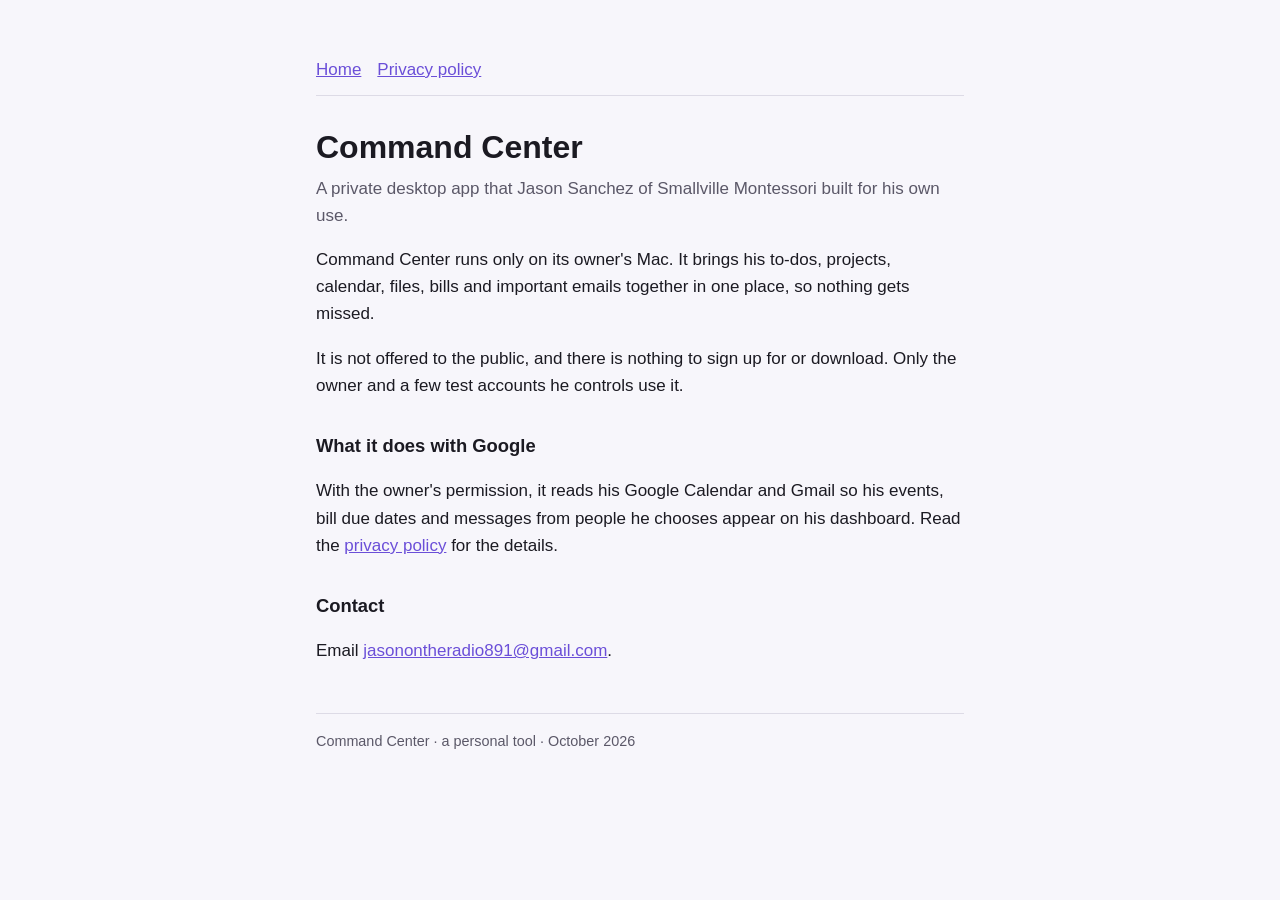
<file: index.html>
<!doctype html>
<html lang="en"><head><meta charset="utf-8"><meta name="viewport" content="width=device-width,initial-scale=1">
<title>Command Center</title><link rel="stylesheet" href="style.css"></head>
<body><main>
<nav><a href="./">Home</a><a href="privacy.html">Privacy policy</a></nav>
<h1>Command Center</h1>
<p class="lede">A private desktop app that Jason Sanchez of Smallville Montessori built for his own use.</p>
<p>Command Center runs only on its owner's Mac. It brings his to-dos, projects, calendar, files, bills and important emails together in one place, so nothing gets missed.</p>
<p>It is not offered to the public, and there is nothing to sign up for or download. Only the owner and a few test accounts he controls use it.</p>
<h2>What it does with Google</h2>
<p>With the owner's permission, it reads his Google Calendar and Gmail so his events, bill due dates and messages from people he chooses appear on his dashboard. Read the <a href="privacy.html">privacy policy</a> for the details.</p>
<h2>Contact</h2>
<p>Email <a href="mailto:jasonontheradio891@gmail.com">jasonontheradio891@gmail.com</a>.</p>
<footer>Command Center · a personal tool · October 2026</footer>
</main></body></html>
</file>
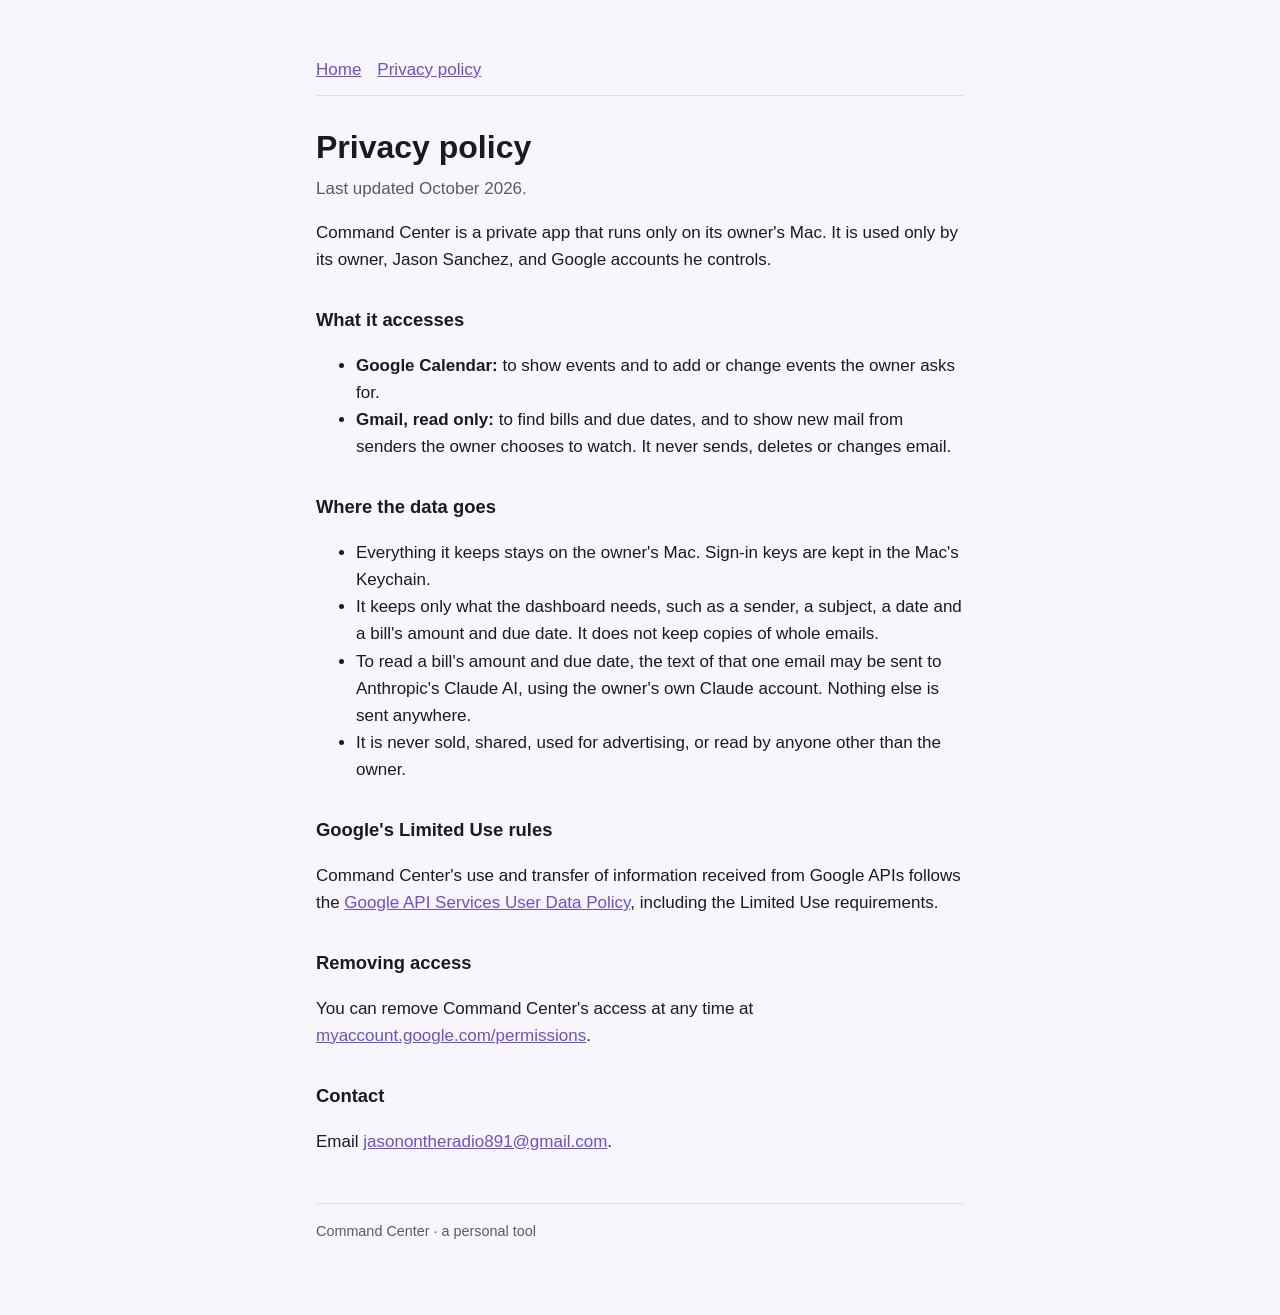
<file: privacy.html>
<!doctype html>
<html lang="en"><head><meta charset="utf-8"><meta name="viewport" content="width=device-width,initial-scale=1">
<title>Command Center Privacy</title><link rel="stylesheet" href="style.css"></head>
<body><main>
<nav><a href="./">Home</a><a href="privacy.html">Privacy policy</a></nav>
<h1>Privacy policy</h1>
<p class="lede">Last updated October 2026.</p>
<p>Command Center is a private app that runs only on its owner's Mac. It is used only by its owner, Jason Sanchez, and Google accounts he controls.</p>
<h2>What it accesses</h2>
<ul>
<li><strong>Google Calendar:</strong> to show events and to add or change events the owner asks for.</li>
<li><strong>Gmail, read only:</strong> to find bills and due dates, and to show new mail from senders the owner chooses to watch. It never sends, deletes or changes email.</li>
</ul>
<h2>Where the data goes</h2>
<ul>
<li>Everything it keeps stays on the owner's Mac. Sign-in keys are kept in the Mac's Keychain.</li>
<li>It keeps only what the dashboard needs, such as a sender, a subject, a date and a bill's amount and due date. It does not keep copies of whole emails.</li>
<li>To read a bill's amount and due date, the text of that one email may be sent to Anthropic's Claude AI, using the owner's own Claude account. Nothing else is sent anywhere.</li>
<li>It is never sold, shared, used for advertising, or read by anyone other than the owner.</li>
</ul>
<h2>Google's Limited Use rules</h2>
<p>Command Center's use and transfer of information received from Google APIs follows the <a href="https://developers.google.com/terms/api-services-user-data-policy">Google API Services User Data Policy</a>, including the Limited Use requirements.</p>
<h2>Removing access</h2>
<p>You can remove Command Center's access at any time at <a href="https://myaccount.google.com/permissions">myaccount.google.com/permissions</a>.</p>
<h2>Contact</h2>
<p>Email <a href="mailto:jasonontheradio891@gmail.com">jasonontheradio891@gmail.com</a>.</p>
<footer>Command Center · a personal tool</footer>
</main></body></html>
</file>
<file: style.css>
:root{--bg:#f7f6fb;--fg:#1b1a22;--muted:#5b5868;--line:#dddbe6;--accent:#6b4fd8}
@media (prefers-color-scheme:dark){:root{--bg:#0f0e15;--fg:#ecebf3;--muted:#a3a0b3;--line:#2a2836;--accent:#a996ff}}
*{box-sizing:border-box}
body{margin:0;background:var(--bg);color:var(--fg);font:17px/1.6 -apple-system,BlinkMacSystemFont,"Segoe UI",Roboto,sans-serif}
main{max-width:680px;margin:0 auto;padding:56px 16px 72px}
h1{font-size:2rem;line-height:1.2;margin:0 0 8px}
h2{font-size:1.15rem;margin:32px 0 8px}
p,li{color:var(--fg);overflow-wrap:anywhere}
.lede{color:var(--muted);margin-top:0}
a{color:var(--accent)}
nav{display:flex;gap:16px;border-bottom:1px solid var(--line);padding-bottom:12px;margin-bottom:32px}
footer{margin-top:48px;padding-top:16px;border-top:1px solid var(--line);color:var(--muted);font-size:.9rem}
</file>
